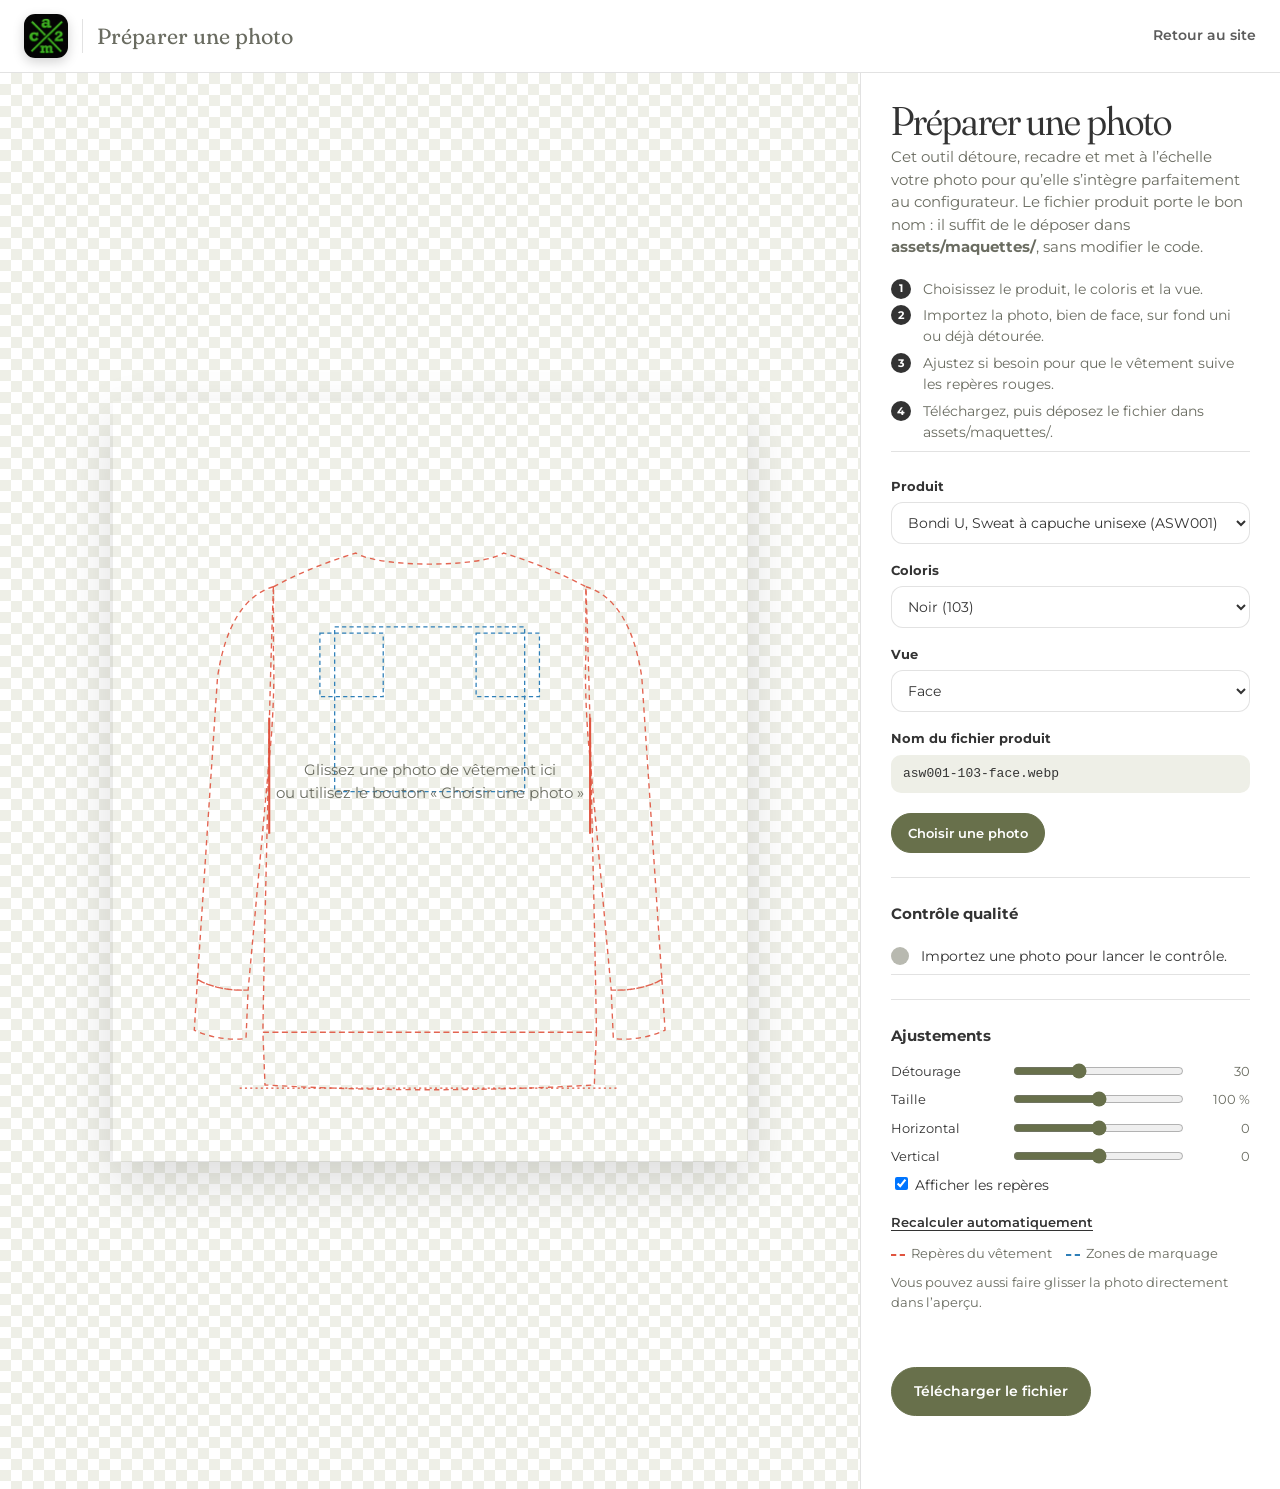
<file: outils/preparer-photo.html>
<!doctype html>
<html lang="fr">
<head>
<meta charset="utf-8">
<meta name="viewport" content="width=device-width, initial-scale=1, viewport-fit=cover">
<meta name="robots" content="noindex">
<title>Préparer une photo produit, ac2m Textile</title>
<link rel="icon" href="../assets/logo-ecusson.jpg">
<link rel="preconnect" href="https://fonts.googleapis.com">
<link rel="preconnect" href="https://fonts.gstatic.com" crossorigin>
<link href="https://fonts.googleapis.com/css2?family=Fraunces:opsz,wght,SOFT@9..144,300..600,50&family=Montserrat:wght@400;500;600;700;800&display=swap" rel="stylesheet">
<link rel="stylesheet" href="../css/style.css">
<style>
.tool{display:grid;grid-template-columns:minmax(0,1fr) 420px;gap:0;min-height:calc(100vh - 72px)}
.canvas-wrap{position:relative;background:repeating-conic-gradient(var(--surface) 0 25%,var(--bg) 0 50%) 0 0/22px 22px;display:grid;place-items:center;padding:28px;min-height:520px}
.canvas-wrap .frame{position:relative;width:min(100%,calc((100vh - 140px)*5/6));aspect-ratio:5/6;box-shadow:0 20px 50px rgba(0,0,0,.14);background:transparent;touch-action:none}
.canvas-wrap canvas,.canvas-wrap svg{position:absolute;inset:0;width:100%;height:100%;display:block}
.canvas-wrap canvas{cursor:grab}
.empty{position:absolute;inset:0;display:grid;place-items:center;text-align:center;padding:24px;color:var(--muted);font-size:15px;pointer-events:none}
.side{border-left:1px solid var(--line);padding:28px 30px 60px;overflow-y:auto}
.side h1{font-size:40px;margin:0 0 6px}
.side .intro{color:var(--muted);font-size:14.5px;margin:0 0 20px}
.field{margin:0 0 16px}
.field label{display:block;font-size:13px;font-weight:700;margin-bottom:6px}
.field select{width:100%;border:1px solid var(--line);background:var(--bg);border-radius:12px;padding:10px 12px;font-size:14px}
.filename{font-family:ui-monospace,Consolas,monospace;font-size:13px;background:var(--surface);border-radius:10px;padding:9px 12px;word-break:break-all}
.checks{list-style:none;padding:0;margin:0}
.checks li{display:grid;grid-template-columns:22px 1fr;gap:8px;font-size:13.5px;padding:7px 0;border-bottom:1px solid var(--line)}
.checks li .i{width:18px;height:18px;border-radius:50%;display:grid;place-items:center;font-size:11px;font-weight:800;color:#fff;margin-top:1px}
.ok .i{background:#68704B}.warn .i{background:#C98A2E}.ko .i{background:#B5473A}.wait .i{background:#B8B9B0}
.checks small{display:block;color:var(--muted);font-size:12.5px}
.sl{display:grid;grid-template-columns:110px 1fr 54px;align-items:center;gap:10px;font-size:13px;margin:8px 0}
.sl output{text-align:right;color:var(--muted)}
.actions{display:flex;gap:10px;flex-wrap:wrap;margin-top:18px}
.steps{counter-reset:s;list-style:none;padding:0;margin:0 0 8px;font-size:13.5px;color:var(--muted)}
.steps li{counter-increment:s;display:grid;grid-template-columns:24px 1fr;gap:8px;margin:6px 0}
.steps li::before{content:counter(s);width:20px;height:20px;border-radius:50%;background:var(--text);color:var(--bg);display:grid;place-items:center;font-size:11px;font-weight:700}
.legend{display:flex;gap:14px;flex-wrap:wrap;font-size:12.5px;color:var(--muted);margin-top:8px}
.legend span::before{content:"";display:inline-block;width:14px;height:0;border-top:2px dashed #E0543F;margin-right:6px;vertical-align:middle}
.legend span.z::before{border-top-color:#2E7FB8}
@media (max-width:960px){.tool{grid-template-columns:1fr}.side{border-left:0;border-top:1px solid var(--line)}}
</style>
</head>
<body>
<header class="top"><div class="wrap">
  <a class="brand" href="../index.html"><img src="../assets/logo-ecusson.jpg" alt="ac2m"><span>Préparer une photo</span></a>
  <nav class="nav"><a href="../index.html">Retour au site</a></nav>
</div></header>

<div class="tool">
  <div class="canvas-wrap" id="drop">
    <div class="frame" id="frame">
      <canvas id="cv" width="1200" height="1440"></canvas>
      <svg id="guides" viewBox="0 0 600 720" aria-hidden="true"></svg>
      <div class="empty" id="empty">Glissez une photo de vêtement ici<br>ou utilisez le bouton « Choisir une photo »</div>
    </div>
  </div>

  <div class="side">
    <h1 class="display">Préparer une photo</h1>
    <p class="intro">Cet outil détoure, recadre et met à l’échelle votre photo pour qu’elle s’intègre parfaitement au configurateur. Le fichier produit porte le bon nom : il suffit de le déposer dans <b>assets/maquettes/</b>, sans modifier le code.</p>
    <ol class="steps">
      <li>Choisissez le produit, le coloris et la vue.</li>
      <li>Importez la photo, bien de face, sur fond uni ou déjà détourée.</li>
      <li>Ajustez si besoin pour que le vêtement suive les repères rouges.</li>
      <li>Téléchargez, puis déposez le fichier dans assets/maquettes/.</li>
    </ol>

    <div class="block">
      <div class="field"><label for="prod">Produit</label><select id="prod"></select></div>
      <div class="field"><label for="col">Coloris</label><select id="col"></select></div>
      <div class="field"><label for="view">Vue</label><select id="view"><option value="face">Face</option><option value="dos">Dos</option></select></div>
      <div class="field"><label>Nom du fichier produit</label><div class="filename" id="fname"></div></div>
      <label class="btn solid small" style="margin-top:4px">Choisir une photo<input type="file" id="file" accept="image/*" class="sr"></label>
    </div>

    <div class="block">
      <h2>Contrôle qualité</h2>
      <ul class="checks" id="checks"></ul>
    </div>

    <div class="block">
      <h2>Ajustements</h2>
      <div class="sl"><span>Détourage</span><input type="range" id="tol" min="0" max="80" value="30"><output id="tolO">30</output></div>
      <div class="sl"><span>Taille</span><input type="range" id="scale" min="70" max="130" value="100"><output id="scaleO">100 %</output></div>
      <div class="sl"><span>Horizontal</span><input type="range" id="dx" min="-80" max="80" value="0"><output id="dxO">0</output></div>
      <div class="sl"><span>Vertical</span><input type="range" id="dy" min="-120" max="120" value="0"><output id="dyO">0</output></div>
      <div class="row" style="margin-top:6px"><label><input type="checkbox" id="showG" checked> Afficher les repères</label><button class="linkbtn" type="button" id="reset">Recalculer automatiquement</button></div>
      <div class="legend"><span>Repères du vêtement</span><span class="z">Zones de marquage</span></div>
      <p class="note">Vous pouvez aussi faire glisser la photo directement dans l’aperçu.</p>
    </div>

    <div class="actions">
      <button class="btn solid" type="button" id="dl" disabled>Télécharger le fichier</button>
    </div>
    <p class="note" id="dlInfo"></p>
  </div>
</div>
<div class="toast" id="toast" role="status" aria-live="polite"></div>

<script src="../js/data.js"></script>
<script>
(function(){
"use strict";
const DATA=window.AC2M_DATA, S=0.6, OUT_W=1200, OUT_H=1440, K=OUT_W/600; // 1 unité du configurateur = 2 px
const $=s=>document.querySelector(s);
// Repères identiques à ceux du configurateur (js/app.js)
const T={
  long:{body:"M152 176 C 178 162 204 152 230 144 C 252 158 348 158 370 144 C 396 152 422 162 448 176 C 450 230 452 300 453 360 C 455 450 457 530 458 598 L 142 598 C 143 530 145 450 147 360 C 148 300 150 230 152 176 Z M142 598 L458 598 L456 648 C 352 654 248 654 144 648 Z",
        sleeve:"M152 176 C 124 184 106 214 99 262 L 80 548 C 94 556 112 559 128 558 L 150 318 C 152 290 153 262 152 240 Z M80 548 C 94 556 112 559 128 558 L 126 604 C 110 606 92 603 77 596 Z", hem:651},
  short:{body:"M152 176 C 178 162 204 152 232 144 C 252 158 348 158 368 144 C 396 152 422 162 448 176 C 450 240 450 300 451 360 C 453 450 455 540 456 628 C 352 636 248 636 144 628 C 145 540 147 450 149 360 C 150 300 150 240 152 176 Z",
        sleeve:"M152 176 C 128 184 108 204 94 236 L 76 300 C 96 312 116 318 132 320 L 150 262 Z M76 300 C 96 312 116 318 132 320 L 129 333 C 112 331 92 325 71 313 Z", hem:634}
};
const TORSO_Y=[330,380], TORSO_L=148, TORSO_R=452; // largeur du torse dans le gabarit
const st={img:null,mask:null,src:null,bbox:null,auto:null,user:{s:1,dx:0,dy:0}};
const isLong=p=>p.type!=='tee'&&p.type!=='polo';
const prod=()=>DATA.products[+$('#prod').value];
function slug(s){return s.toLowerCase()}
function fname(){const p=prod();const c=p.colors[+$('#col').value];return `${slug(p.sku)}-${c[0]}-${$('#view').value}.webp`}
function toast(t){const e=$('#toast');e.textContent=t;e.classList.add('show');clearTimeout(e._t);e._t=setTimeout(()=>e.classList.remove('show'),2400)}

/* sélecteurs */
$('#prod').innerHTML=DATA.products.map((p,i)=>`<option value="${i}">${p.model}, ${p.sub} (${p.sku})</option>`).join('');
function fillColors(){const p=prod();$('#col').innerHTML=p.colors.map((c,i)=>`<option value="${i}">${c[1]} (${c[0]})</option>`).join('');}
fillColors();
['prod','col','view'].forEach(id=>$('#'+id).addEventListener('change',()=>{if(id==='prod')fillColors();$('#fname').textContent=fname();drawGuides();if(st.img){computeAuto();render()}}));
$('#fname').textContent=fname();

/* repères */
function zoneRect(p,pl,wmm,hmm){const hood=p.type==='hoodie';const top={pg:214,pd:214,face:hood?214:206,dos:hood?190:178}[pl];const cx={pg:374,pd:226,face:300,dos:300}[pl];let cy=top+hmm*S/2;if(pl==='pg'||pl==='pd')cy=Math.max(cy,top+36);return `<rect x="${cx-wmm*S/2}" y="${cy-hmm*S/2}" width="${wmm*S}" height="${hmm*S}" fill="none" stroke="#2E7FB8" stroke-width="1.2" stroke-dasharray="4 3"/>`}
function drawGuides(){
  const p=prod(), t=isLong(p)?T.long:T.short, back=$('#view').value==='dos';
  const g=$('#guides'); if(!$('#showG').checked){g.innerHTML='';return}
  const z=back?zoneRect(p,'dos',300,400):zoneRect(p,'face',300,260)+zoneRect(p,'pg',100,100)+zoneRect(p,'pd',100,100);
  g.innerHTML=`<g fill="none" stroke="#E0543F" stroke-width="1.3" stroke-dasharray="5 4" opacity=".9"><path d="${t.body}"/><path d="${t.sleeve}"/><path d="${t.sleeve}" transform="matrix(-1 0 0 1 600 0)"/></g>
    <line x1="${TORSO_L}" y1="300" x2="${TORSO_L}" y2="410" stroke="#E0543F" stroke-width="2"/><line x1="${TORSO_R}" y1="300" x2="${TORSO_R}" y2="410" stroke="#E0543F" stroke-width="2"/>
    <line x1="120" y1="${t.hem}" x2="480" y2="${t.hem}" stroke="#E0543F" stroke-width="1" stroke-dasharray="2 3"/>${z}`;
}
drawGuides();
$('#showG').addEventListener('change',drawGuides);

/* import */
const load=f=>{if(!f||!/^image\//.test(f.type)){toast('Choisissez une image (JPG, PNG ou WEBP)');return}
  const r=new FileReader();r.onload=()=>{const im=new Image();im.onload=()=>{st.img=im;prepare();};im.onerror=()=>toast('Image illisible');im.src=r.result};r.readAsDataURL(f)};
$('#file').addEventListener('change',e=>{load(e.target.files[0]);e.target.value=''});
const drop=$('#drop');
drop.addEventListener('dragover',e=>{e.preventDefault()});
drop.addEventListener('drop',e=>{e.preventDefault();load(e.dataTransfer.files[0])});

/* détourage : remplissage depuis les bords sur fond uni */
function prepare(){
  const im=st.img, max=2400, k=Math.min(1,max/Math.max(im.naturalWidth,im.naturalHeight));
  const w=Math.round(im.naturalWidth*k), h=Math.round(im.naturalHeight*k);
  const c=document.createElement('canvas');c.width=w;c.height=h;const x=c.getContext('2d',{willReadFrequently:true});x.drawImage(im,0,0,w,h);
  st.src={c,w,h,data:x.getImageData(0,0,w,h)};
  cutout(); computeAuto(); render();
  $('#empty').style.display='none'; $('#dl').disabled=false;
}
function cutout(){
  const {w,h,data}=st.src, d=data.data, tol=+$('#tol').value;
  let transparent=0; for(let i=3;i<d.length;i+=4*7) if(d[i]<200) transparent++;
  const hasAlpha=transparent>d.length/28*0.02;
  const alpha=new Uint8ClampedArray(w*h);
  if(hasAlpha||tol===0){for(let i=0;i<w*h;i++)alpha[i]=d[i*4+3]}
  else{
    // couleur de fond = moyenne des bords
    let r=0,g=0,b=0,n=0;const add=i=>{r+=d[i*4];g+=d[i*4+1];b+=d[i*4+2];n++};
    for(let X=0;X<w;X+=3){add(X);add((h-1)*w+X)}for(let Y=0;Y<h;Y+=3){add(Y*w);add(Y*w+w-1)}
    r/=n;g/=n;b/=n;
    const dist=i=>Math.max(Math.abs(d[i*4]-r),Math.abs(d[i*4+1]-g),Math.abs(d[i*4+2]-b));
    const bg=new Uint8Array(w*h), stack=[];
    const push=i=>{if(!bg[i]&&dist(i)<=tol){bg[i]=1;stack.push(i)}};
    for(let X=0;X<w;X++){push(X);push((h-1)*w+X)}for(let Y=0;Y<h;Y++){push(Y*w);push(Y*w+w-1)}
    while(stack.length){const i=stack.pop(),X=i%w;if(X>0)push(i-1);if(X<w-1)push(i+1);if(i>=w)push(i-w);if(i<w*(h-1))push(i+w)}
    for(let i=0;i<w*h;i++)alpha[i]=bg[i]?0:255;
    // adoucissement du contour (anticrénelage)
    const out=new Uint8ClampedArray(alpha);
    for(let Y=1;Y<h-1;Y++)for(let X=1;X<w-1;X++){const i=Y*w+X;if(alpha[i]&&(!alpha[i-1]||!alpha[i+1]||!alpha[i-w]||!alpha[i+w])){const t=Math.min(1,dist(i)/(tol*2.2+1));out[i]=Math.round(255*t)}}
    alpha.set(out);
  }
  st.hasAlpha=hasAlpha;
  const mc=document.createElement('canvas');mc.width=w;mc.height=h;const mx=mc.getContext('2d');const md=mx.createImageData(w,h);
  for(let i=0;i<w*h;i++){md.data[i*4]=d[i*4];md.data[i*4+1]=d[i*4+1];md.data[i*4+2]=d[i*4+2];md.data[i*4+3]=Math.min(d[i*4+3],alpha[i])}
  mx.putImageData(md,0,0); st.mask=mc; st.alpha=alpha;
  // boîte englobante
  let x0=w,y0=h,x1=-1,y1=-1;for(let Y=0;Y<h;Y+=2)for(let X=0;X<w;X+=2){if(alpha[Y*w+X]>128){if(X<x0)x0=X;if(X>x1)x1=X;if(Y<y0)y0=Y;if(Y>y1)y1=Y}}
  st.bbox=x1<0?{x0:0,y0:0,x1:w-1,y1:h-1}:{x0,y0,x1,y1};
  st.bgRatio=alpha.reduce((s,v)=>s+(v<128?1:0),0)/(w*h);
}
/* mise à l'échelle automatique : largeur du torse */
function computeAuto(){
  if(!st.src)return; const {w}=st.src, a=st.alpha, b=st.bbox, H=b.y1-b.y0, cx0=Math.round((b.x0+b.x1)/2);
  const widths=[], centers=[];
  for(let f=.42;f<=.6;f+=.02){const Y=Math.round(b.y0+H*f);let L=cx0,R=cx0;if(a[Y*w+cx0]<128)continue;while(L>0&&a[Y*w+L-1]>=128)L--;while(R<w-1&&a[Y*w+R+1]>=128)R++;widths.push(R-L);centers.push((L+R)/2)}
  widths.sort((x,y)=>x-y); const med=widths.length?widths[Math.floor(widths.length/2)]:0;
  const full=b.x1-b.x0;
  let torso=med, merged=false;
  if(!med||med>full*.8){torso=full*.68;merged=true} // manches collées au corps
  const cx=centers.length?centers.reduce((s,v)=>s+v,0)/centers.length:cx0;
  const scale=((TORSO_R-TORSO_L)*K)/torso;
  const hem=(isLong(prod())?T.long:T.short).hem*K;
  st.auto={scale,tx:OUT_W/2-cx*scale,ty:hem-b.y1*scale,torso,merged};
  st.user={s:1,dx:0,dy:0}; syncSliders();
}
function syncSliders(){$('#scale').value=Math.round(st.user.s*100);$('#scaleO').textContent=Math.round(st.user.s*100)+' %';$('#dx').value=Math.round(st.user.dx/K);$('#dxO').textContent=Math.round(st.user.dx/K);$('#dy').value=Math.round(st.user.dy/K);$('#dyO').textContent=Math.round(st.user.dy/K)}
function placement(){const a=st.auto,u=st.user,s=a.scale*u.s;const b=st.bbox;const cxs=(OUT_W/2-a.tx)/a.scale;return{s,tx:OUT_W/2-cxs*s+u.dx,ty:(a.ty+b.y1*a.scale)-b.y1*s+u.dy}}
function render(){
  const cv=$('#cv'),x=cv.getContext('2d');x.clearRect(0,0,OUT_W,OUT_H);if(!st.mask){checks();return}
  const P=placement();x.imageSmoothingQuality='high';x.drawImage(st.mask,P.tx,P.ty,st.src.w*P.s,st.src.h*P.s);
  checks();
}
/* contrôle qualité */
function checks(){
  const L=[];const add=(k,t,s)=>L.push(`<li class="${k}"><span class="i">${k==='ok'?'✓':k==='wait'?'':'!'}</span><span>${t}${s?`<small>${s}</small>`:''}</span></li>`);
  if(!st.src){add('wait','Importez une photo pour lancer le contrôle.');$('#checks').innerHTML=L.join('');return}
  const {w,h}=st.src,b=st.bbox,P=placement();
  if(st.hasAlpha)add('ok','Photo déjà détourée');else if(st.bgRatio>.2)add('ok','Fond retiré','Si des morceaux du vêtement disparaissent, baissez le réglage « Détourage ».');else add('ko','Fond non reconnu','Utilisez une photo sur fond uni blanc ou gris clair, ou une photo déjà détourée (PNG).');
  const touch=b.x0<=2||b.y0<=2||b.x1>=w-3||b.y1>=h-3;
  add(touch?'ko':'ok',touch?'Vêtement coupé par le bord de la photo':'Vêtement entier dans la photo',touch?'Reprenez la photo avec un peu de marge tout autour.':'');
  const torsoOut=st.auto.torso*P.s;
  const sharp=st.auto.torso>=(TORSO_R-TORSO_L)*K*.9;
  add(sharp?'ok':'warn',sharp?'Résolution suffisante':'Photo un peu petite',sharp?'':`Le torse mesure ${Math.round(st.auto.torso)} px dans la photo d’origine. Visez au moins ${Math.round((TORSO_R-TORSO_L)*K)} px pour un rendu net.`);
  add(st.auto.merged?'warn':'ok',st.auto.merged?'Manches collées au corps':'Échelle calculée sur la largeur du torse',st.auto.merged?'La taille est estimée. Vérifiez que les côtés du torse suivent les deux traits rouges verticaux, et ajustez la taille si besoin.':`Torse cadré à ${Math.round(torsoOut)} px, comme le gabarit du configurateur.`);
  const out=P.tx<0||P.ty<0||P.tx+w*P.s>OUT_W||P.ty+h*P.s>OUT_H;
  const bb={x0:P.tx+b.x0*P.s,y0:P.ty+b.y0*P.s,x1:P.tx+b.x1*P.s,y1:P.ty+b.y1*P.s};
  const cut=bb.x0<0||bb.y0<0||bb.x1>OUT_W||bb.y1>OUT_H;
  add(cut?'warn':'ok',cut?'Une partie du vêtement dépasse du cadre':'Vêtement bien dans le cadre',cut?'Réduisez légèrement la taille ou ajustez la position.':'');
  $('#checks').innerHTML=L.join('');
}
checks();

/* réglages */
$('#tol').addEventListener('input',e=>{$('#tolO').textContent=e.target.value});
$('#tol').addEventListener('change',()=>{if(!st.src)return;const u={...st.user};cutout();computeAuto();st.user=u;syncSliders();render()});
$('#scale').addEventListener('input',e=>{st.user.s=+e.target.value/100;syncSliders();render()});
$('#dx').addEventListener('input',e=>{st.user.dx=+e.target.value*K;syncSliders();render()});
$('#dy').addEventListener('input',e=>{st.user.dy=+e.target.value*K;syncSliders();render()});
$('#reset').addEventListener('click',()=>{if(!st.src)return;computeAuto();render()});
// glisser la photo dans l'aperçu
let drag=null;const cv=$('#cv');
cv.addEventListener('pointerdown',e=>{if(!st.src)return;drag={x:e.clientX,y:e.clientY,dx:st.user.dx,dy:st.user.dy};cv.setPointerCapture(e.pointerId)});
cv.addEventListener('pointermove',e=>{if(!drag)return;const r=cv.getBoundingClientRect(),k=OUT_W/r.width;st.user.dx=drag.dx+(e.clientX-drag.x)*k;st.user.dy=drag.dy+(e.clientY-drag.y)*k;syncSliders();render()});
cv.addEventListener('pointerup',()=>drag=null);cv.addEventListener('pointercancel',()=>drag=null);

/* export */
$('#dl').addEventListener('click',async()=>{
  const cv=$('#cv');let q=.92,blob=null;
  for(let i=0;i<6;i++){blob=await new Promise(r=>cv.toBlob(r,'image/webp',q));if(!blob)break;if(blob.size<=500*1024)break;q-=.08}
  if(!blob||blob.type!=='image/webp'){blob=await new Promise(r=>cv.toBlob(r,'image/png'))}
  const name=blob.type==='image/png'?fname().replace('.webp','.png'):fname();
  const a=document.createElement('a');a.href=URL.createObjectURL(blob);a.download=name;document.body.appendChild(a);a.click();a.remove();setTimeout(()=>URL.revokeObjectURL(a.href),4000);
  $('#dlInfo').innerHTML=`Fichier <b>${name}</b> téléchargé (${Math.round(blob.size/1024)} Ko). Déposez-le dans <b>assets/maquettes/</b> : il s’affichera automatiquement pour ce coloris dans le configurateur.`;
});
})();
</script>
</body>
</html>
</file>
<file: css/style.css>
:root{
  --kaki:#68704B; --kaki-deep:#3E4330; --kaki-soft:#A7AE86; --brun:#9A8A76; --ink:#333333; --white:#FFFFFF;
  --bg:#FFFFFF; --surface:#EEEFE7; --surface-2:#E3E5DA; --text:#333333; --muted:#6A6C61; --line:rgba(51,51,51,.14);
  --accent:#68704B; --accent-text:#FFFFFF; --focus:#9A8A76;
  --stage-a:#F4F5EF; --stage-b:#E2E4D8;
  --display:"Fraunces", "Iowan Old Style", "Palatino Linotype", Georgia, serif;
  --sans:"Montserrat", "Helvetica Neue", Helvetica, Arial, sans-serif;
  box-sizing:border-box;
  padding-top:env(safe-area-inset-top,0px);
  padding-bottom:env(safe-area-inset-bottom,0px);
  color-scheme:light;
}
@media (prefers-color-scheme: dark){
  :root:not([data-theme="light"]){
    --bg:#1C1E16; --surface:#262920; --surface-2:#30332A; --text:#ECEDE5; --muted:#A4A697; --line:rgba(236,237,229,.14);
    --accent:#A7AE86; --accent-text:#1C1E16; --stage-a:#2E3127; --stage-b:#1F2119; color-scheme:dark;
  }
}
:root[data-theme="dark"]{
  --bg:#1C1E16; --surface:#262920; --surface-2:#30332A; --text:#ECEDE5; --muted:#A4A697; --line:rgba(236,237,229,.14);
  --accent:#A7AE86; --accent-text:#1C1E16; --stage-a:#2E3127; --stage-b:#1F2119; color-scheme:dark;
}
*,*::before,*::after{box-sizing:inherit}
html{scroll-padding-top:calc(env(safe-area-inset-top,0px) + 80px);scroll-behavior:smooth}
body{margin:0;background:var(--bg);color:var(--text);font-family:var(--sans);font-size:16px;line-height:1.55;-webkit-font-smoothing:antialiased}
img,svg{max-width:100%}
button,input,select{font:inherit;color:inherit}
button{cursor:pointer}
a{color:inherit}
:focus-visible{outline:2px solid var(--focus);outline-offset:3px;border-radius:6px}
.wrap{width:min(1320px,100% - 48px);margin-inline:auto}
.display{font-family:var(--display);font-variation-settings:"opsz" 144,"SOFT" 50;font-weight:360;letter-spacing:-.022em;line-height:.98}

/* Header */
.top{position:sticky;top:env(safe-area-inset-top,0px);z-index:20;background:color-mix(in srgb,var(--bg) 88%,transparent);backdrop-filter:saturate(1.2) blur(12px);-webkit-backdrop-filter:blur(12px);border-bottom:1px solid var(--line)}
.top .wrap{display:flex;align-items:center;justify-content:space-between;height:72px;gap:24px}
.brand{display:flex;align-items:center;gap:14px;text-decoration:none}
.brand img{height:44px;width:44px;display:block;border-radius:11px;box-shadow:0 4px 12px rgba(0,0,0,.18)}
.brand span{font-family:var(--display);font-size:22px;font-variation-settings:"opsz" 48,"SOFT" 50;color:var(--muted);padding-left:14px;border-left:1px solid var(--line)}
.nav{display:flex;align-items:center;gap:28px;font-size:14px;font-weight:600}
.nav a{text-decoration:none;color:var(--text);opacity:.8}
.nav a:hover{opacity:1}
.btn{display:inline-flex;align-items:center;justify-content:center;gap:10px;border-radius:999px;border:1.5px solid var(--text);background:transparent;padding:13px 22px;font-weight:600;font-size:14px;text-decoration:none;transition:background .2s,color .2s,transform .2s}
.btn:hover{background:var(--text);color:var(--bg)}
.btn.solid{background:var(--kaki);border-color:var(--kaki);color:#fff}
.btn.solid:hover{background:var(--kaki-deep);border-color:var(--kaki-deep)}
.btn.small{padding:9px 16px;font-size:13px}
@media (max-width:760px){.nav a:not(.btn){display:none}.brand span{display:none}}

/* Hero */
.hero{position:relative;padding:72px 0 96px;overflow:hidden}
.hero .wrap{display:grid;grid-template-columns:minmax(0,5fr) minmax(0,6fr);gap:56px;align-items:center}
.hero h1{font-size:clamp(52px,7.4vw,112px);margin:0 0 28px}
.hero h1 em{font-style:italic;font-weight:320;color:var(--kaki)}
@media (prefers-color-scheme: dark){:root:not([data-theme="light"]) .hero h1 em{color:var(--kaki-soft)}}
:root[data-theme="dark"] .hero h1 em{color:var(--kaki-soft)}
.hero p.lead{font-size:18px;max-width:34ch;color:var(--muted);margin:0 0 36px}
.hero .ctas{display:flex;gap:12px;flex-wrap:wrap}
.thread{position:absolute;left:0;right:0;bottom:-30px;height:200px;pointer-events:none;z-index:0}
.thread path{stroke:var(--brun);stroke-width:2.4;fill:none;stroke-linecap:round;stroke-dasharray:14 11;opacity:.7}
.hero .wrap>*{position:relative;z-index:1}
.loupe-card{position:relative;border-radius:32px;overflow:hidden;aspect-ratio:1/1.02;background:var(--kaki);box-shadow:0 40px 80px -40px rgba(40,44,28,.55);touch-action:pan-y;cursor:none}
.loupe-card svg{position:absolute;inset:0;width:100%;height:100%;display:block}
.loupe-ring{position:absolute;width:230px;height:230px;border-radius:50%;border:2px solid rgba(255,255,255,.9);box-shadow:0 18px 40px rgba(0,0,0,.35), inset 0 0 0 6px rgba(255,255,255,.12);pointer-events:none;transform:translate(-50%,-50%)}
.loupe-tag{position:absolute;pointer-events:none;background:#fff;color:#333;border-radius:999px;padding:7px 14px;font-size:12.5px;font-weight:600;white-space:nowrap;transform:translate(-50%,0);box-shadow:0 8px 20px rgba(0,0,0,.2)}
.fabric-tabs{position:absolute;left:18px;right:18px;bottom:18px;display:flex;gap:6px;background:rgba(30,33,22,.55);backdrop-filter:blur(10px);-webkit-backdrop-filter:blur(10px);padding:6px;border-radius:999px;z-index:3;cursor:default}
.fabric-tabs button{flex:1;border:0;background:transparent;color:#fff;border-radius:999px;padding:10px 8px;font-size:13px;font-weight:600;line-height:1.2}
.fabric-tabs button small{display:block;font-weight:500;opacity:.75;font-size:11.5px}
.fabric-tabs button[aria-pressed="true"]{background:#fff;color:#333}
.loupe-hint{position:absolute;top:20px;left:22px;color:#fff;font-size:13px;opacity:.85;z-index:3;pointer-events:none}
@media (max-width:960px){.hero .wrap{grid-template-columns:1fr}.hero{padding-top:40px}.thread{display:none}}

/* Sections */
section{padding:88px 0}
.sec-head{display:flex;align-items:flex-end;justify-content:space-between;gap:24px;flex-wrap:wrap;margin-bottom:40px}
.sec-head h2{font-size:clamp(40px,5vw,68px);margin:0}
.sec-head p{max-width:46ch;color:var(--muted);margin:0}
.chips{display:flex;gap:8px;flex-wrap:wrap}
.chip{border:1px solid var(--line);background:transparent;border-radius:999px;padding:9px 16px;font-size:13.5px;font-weight:600}
.chip span{color:var(--muted);font-weight:500;margin-left:4px}
.chip[aria-pressed="true"]{background:var(--text);color:var(--bg);border-color:var(--text)}
.chip[aria-pressed="true"] span{color:inherit;opacity:.7}

.grid{display:grid;grid-template-columns:repeat(4,minmax(0,1fr));gap:28px 22px}
@media (max-width:1100px){.grid{grid-template-columns:repeat(3,minmax(0,1fr))}}
@media (max-width:760px){.grid{grid-template-columns:repeat(2,minmax(0,1fr));gap:22px 14px}}
.card{display:block;text-align:left;border:0;background:none;padding:0;width:100%}
.card .shot{position:relative;border-radius:20px;background:radial-gradient(120% 90% at 50% 20%,var(--stage-a),var(--stage-b));aspect-ratio:4/4.6;overflow:hidden}
.card .shot svg{position:absolute;inset:6% 4% 2%;width:92%;height:92%;transition:transform .5s cubic-bezier(.2,.7,.2,1)}
.card:hover .shot svg{transform:scale(1.04)}
.card .pt{position:absolute;top:12px;left:12px;background:var(--bg);color:var(--text);font-size:11.5px;font-weight:600;border-radius:999px;padding:5px 10px}
.card .gsm{position:absolute;top:12px;right:12px;font-family:var(--display);font-size:15px;color:var(--muted)}
.card h3{font-family:var(--display);font-weight:400;font-variation-settings:"opsz" 36,"SOFT" 50;font-size:25px;margin:14px 0 2px;letter-spacing:-.01em}
.card .sub{color:var(--muted);font-size:14px;margin:0 0 10px}
.dots{display:flex;gap:6px;flex-wrap:wrap}
.dot{width:16px;height:16px;border-radius:50%;border:1px solid rgba(0,0,0,.14);padding:0}
.dot:hover,.dot:focus-visible{transform:scale(1.2)}

/* Grammage band */
.band{background:var(--kaki-deep);color:#EEEFE7}
.band .sec-head p{color:rgba(238,239,231,.72)}
.gauge{position:relative;height:250px;margin-top:10px}
.gauge .axis{position:absolute;left:0;right:0;bottom:44px;height:2px;background:rgba(238,239,231,.3)}
.gauge .tick{position:absolute;bottom:18px;transform:translateX(-50%);font-size:12.5px;color:rgba(238,239,231,.6)}
.gauge .tick::before{content:"";position:absolute;left:50%;bottom:22px;width:1px;height:10px;background:rgba(238,239,231,.35)}
.gauge .stack{position:absolute;bottom:56px;transform:translateX(-50%);display:flex;flex-direction:column-reverse;gap:6px;align-items:center}
.gauge .stack button{border:1px solid rgba(238,239,231,.35);background:transparent;color:#EEEFE7;border-radius:999px;padding:5px 11px;font-size:12.5px;font-weight:600;white-space:nowrap}
.gauge .stack button:hover{background:#EEEFE7;color:var(--kaki-deep)}
.gauge .cap{position:absolute;bottom:56px;transform:translateX(-50%) translateY(-100%);}
.facts{display:grid;grid-template-columns:repeat(3,minmax(0,1fr));gap:40px;margin-top:64px;border-top:1px solid rgba(238,239,231,.2);padding-top:36px}
.facts h3{font-family:var(--display);font-weight:400;font-size:30px;margin:0 0 8px;font-variation-settings:"opsz" 48,"SOFT" 50}
.facts p{margin:0;color:rgba(238,239,231,.72);max-width:36ch}
@media (max-width:760px){.facts{grid-template-columns:1fr;gap:28px}.gauge{overflow-x:auto;height:300px}.gauge-inner{min-width:760px;position:relative;height:100%}}
.gauge-inner{position:relative;height:100%}

footer{padding:64px 0 48px;border-top:1px solid var(--line)}
footer .wrap{display:flex;justify-content:space-between;gap:32px;flex-wrap:wrap;align-items:flex-end}
footer img{height:84px;width:84px;display:block;margin-bottom:16px;border-radius:18px;box-shadow:0 10px 24px rgba(0,0,0,.2)}
footer p{margin:0;color:var(--muted);font-size:14px}

/* Product view */
.pv{position:fixed;inset:0;z-index:50;background:var(--bg);display:flex;flex-direction:column;transform:translateX(100%);visibility:hidden;transition:transform .55s cubic-bezier(.2,.75,.15,1),visibility 0s linear .55s;padding-top:env(safe-area-inset-top,0px);padding-bottom:env(safe-area-inset-bottom,0px)}
.pv:focus{outline:none}.pv.open{transform:none;visibility:visible;transition:transform .55s cubic-bezier(.2,.75,.15,1),visibility 0s}
.pv-bar{display:flex;align-items:center;justify-content:space-between;gap:16px;height:64px;padding:0 24px;border-bottom:1px solid var(--line);flex-shrink:0}
.pv-bar .back{border:0;background:none;display:flex;align-items:center;gap:10px;font-weight:600;font-size:14px;padding:8px 0}
.pv-bar .crumb{font-family:var(--display);font-size:20px;color:var(--muted);font-variation-settings:"opsz" 36,"SOFT" 50}
.pv-body{flex:1;min-height:0;display:grid;grid-template-columns:minmax(0,1.25fr) minmax(380px,1fr)}
.stage{position:relative;background:radial-gradient(110% 80% at 50% 25%,var(--stage-a),var(--stage-b));overflow:hidden;min-height:0}
.stage svg.main{position:absolute;inset:0;width:100%;height:100%;display:block;touch-action:none}
.stage .flip{transform-origin:center;transform-box:fill-box}
.stage-ui{position:absolute;left:0;right:0;top:0;display:flex;justify-content:space-between;align-items:center;padding:18px;gap:12px;pointer-events:none}
.stage-ui>*{pointer-events:auto}
.seg{display:inline-flex;background:var(--bg);border-radius:999px;padding:4px;box-shadow:0 6px 20px rgba(0,0,0,.08)}
.seg button{border:0;background:transparent;border-radius:999px;padding:8px 16px;font-size:13px;font-weight:600}
.seg button[aria-pressed="true"]{background:var(--text);color:var(--bg)}
.zone-chip{position:absolute;left:18px;bottom:18px;right:18px;display:flex;justify-content:space-between;align-items:flex-end;gap:12px;pointer-events:none}
.zone-chip .lbl{background:var(--bg);border-radius:14px;padding:10px 14px;font-size:13px;box-shadow:0 6px 20px rgba(0,0,0,.08);max-width:70%}
.zone-chip .lbl b{display:block;font-size:14px}
.zone-chip .hint{font-size:12.5px;color:var(--muted);text-align:right;max-width:30ch}
.icon-btn{border:0;background:var(--bg);border-radius:999px;padding:9px 14px;font-size:13px;font-weight:600;box-shadow:0 6px 20px rgba(0,0,0,.08)}
.panel{overflow-y:auto;padding:36px 40px 80px;border-left:1px solid var(--line)}
.panel h1{font-size:clamp(44px,4.4vw,64px);margin:0}
.panel .sub{font-size:17px;color:var(--muted);margin:8px 0 18px}
.facts-row{display:flex;flex-wrap:wrap;gap:8px;margin-bottom:26px}
.fact{background:var(--surface);border-radius:999px;padding:7px 13px;font-size:13px;font-weight:500}
.fact.pt{background:var(--kaki);color:#fff}
.block{border-top:1px solid var(--line);padding:24px 0}
.block h2{font-size:15px;font-weight:700;margin:0 0 14px;display:flex;align-items:center;gap:12px}
.block h2 .n{width:26px;height:26px;border-radius:50%;background:var(--text);color:var(--bg);display:inline-grid;place-items:center;font-size:12.5px}
.block h2 .aside{margin-left:auto;font-weight:500;color:var(--muted);font-size:13px}
.swatches{display:flex;flex-wrap:wrap;gap:10px}
.sw{width:36px;height:36px;border-radius:50%;border:1px solid rgba(0,0,0,.16);padding:0;position:relative}
.sw[aria-pressed="true"]{box-shadow:0 0 0 3px var(--bg),0 0 0 5px var(--text)}
details.more summary{cursor:pointer;font-weight:600;font-size:14px}
details.more ul{margin:12px 0 0;padding-left:18px;color:var(--muted);font-size:14px}
.places{display:grid;grid-template-columns:repeat(3,minmax(0,1fr));gap:8px}
.place{border:1px solid var(--line);background:transparent;border-radius:16px;padding:10px 8px 10px;display:flex;flex-direction:column;align-items:center;gap:4px;font-size:12.5px;font-weight:600;position:relative;transition:border-color .2s,background .2s}
.place svg{width:54px;height:60px}
.place[aria-pressed="true"]{border-color:var(--text);background:var(--surface)}
.place .ok{position:absolute;top:7px;right:8px;width:9px;height:9px;border-radius:50%;background:var(--kaki)}
.toggle{display:inline-flex;align-items:center;gap:8px;font-size:13px;font-weight:600;color:var(--muted)}
.toggle button{width:42px;height:24px;border-radius:999px;border:0;background:var(--surface-2);position:relative;padding:0}
.toggle button::after{content:"";position:absolute;top:3px;left:3px;width:18px;height:18px;border-radius:50%;background:var(--bg);box-shadow:0 1px 3px rgba(0,0,0,.25);transition:transform .25s}
.toggle button[aria-checked="true"]{background:var(--kaki)}
.toggle button[aria-checked="true"]::after{transform:translateX(18px)}
.fam{margin:14px 0 6px;font-size:12.5px;font-weight:700;color:var(--muted)}
.tech{display:grid;grid-template-columns:18px 1fr auto;gap:12px;align-items:center;padding:11px 12px;border-radius:12px;cursor:pointer;transition:background .15s}
.tech:hover{background:var(--surface)}
.tech input{accent-color:var(--kaki);width:16px;height:16px;margin:0}
.tech .nm{font-weight:600;font-size:14px}
.tech .fmt{font-size:11px;font-weight:700;border:1px solid var(--line);border-radius:999px;padding:1px 7px;margin-left:6px;color:var(--muted);vertical-align:1px}
.tech .dm{font-size:12.5px;color:var(--muted);text-align:right;line-height:1.35}
.tech.on{background:var(--surface)}
.tdesc{font-size:13.5px;color:var(--muted);background:var(--surface);border-radius:14px;padding:12px 14px;margin-top:10px}
.drop{display:flex;gap:14px;align-items:center;border:1.5px dashed var(--line);border-radius:16px;padding:12px;cursor:pointer;transition:border-color .2s,background .2s}
.drop:hover,.drop.over{border-color:var(--kaki);background:var(--surface)}
.drop .th{width:64px;height:64px;border-radius:12px;background:repeating-conic-gradient(var(--surface) 0 25%,var(--bg) 0 50%) 0 0/12px 12px;display:grid;place-items:center;overflow:hidden;flex-shrink:0}
.drop .th img{max-width:56px;max-height:56px}
.drop b{display:block;font-size:14px}
.drop small{color:var(--muted);font-size:12.5px}
.row{display:flex;align-items:center;gap:12px;flex-wrap:wrap;margin-top:14px}
.row label{font-size:13.5px}
.inkc{display:flex;gap:8px}
.inkc button{width:28px;height:28px;border-radius:50%;border:1px solid rgba(0,0,0,.2);padding:0}
.inkc button[aria-pressed="true"]{box-shadow:0 0 0 2px var(--bg),0 0 0 4px var(--text)}
input[type=range]{accent-color:var(--kaki);flex:1;min-width:140px}
.mm{font-size:13px;color:var(--muted);min-width:150px}
.linkbtn{border:0;background:none;font-weight:600;font-size:13px;text-decoration:underline;text-underline-offset:3px;padding:4px 0}
.note{font-size:12.5px;color:var(--muted);margin-top:10px}
.recap{background:var(--surface);border-radius:22px;padding:22px}
.recap ul{list-style:none;margin:0 0 16px;padding:0}
.recap li{display:flex;justify-content:space-between;gap:12px;padding:10px 0;border-bottom:1px solid var(--line);font-size:14px}
.recap li button{border:0;background:none;color:var(--muted);font-size:12.5px;text-decoration:underline}
.sizes{display:grid;grid-template-columns:repeat(auto-fill,minmax(64px,1fr));gap:8px;margin:12px 0 16px}
.sizes label{display:flex;flex-direction:column;align-items:center;gap:4px;font-size:12.5px;font-weight:700}
.sizes input{width:100%;text-align:center;border:1px solid var(--line);background:var(--bg);border-radius:10px;padding:8px 4px}
.total{display:flex;justify-content:space-between;align-items:center;gap:12px;flex-wrap:wrap}
.toast{position:fixed;left:50%;bottom:calc(24px + env(safe-area-inset-bottom,0px));transform:translate(-50%,20px);opacity:0;background:var(--text);color:var(--bg);padding:12px 20px;border-radius:999px;font-weight:600;font-size:14px;z-index:80;transition:.3s;pointer-events:none}
.toast.show{opacity:1;transform:translate(-50%,0)}
@media (max-width:960px){
  .pv-body{grid-template-columns:1fr;overflow-y:auto;display:block}
  .stage{position:sticky;top:0;height:48vh;z-index:2}
  .panel{border-left:0;padding:26px 20px 80px;overflow:visible}
  .pv-bar{padding:0 16px}.pv-bar .crumb{display:none}
  .zone-chip{left:10px;right:10px;bottom:10px}.zone-chip .hint{display:none}.zone-chip .lbl{max-width:100%;font-size:12px;padding:8px 11px;border-radius:12px}.zone-chip .lbl b{font-size:12.5px}.stage-ui{padding:10px}
}
@media (prefers-reduced-motion: reduce){*{transition:none!important;animation:none!important;scroll-behavior:auto!important}}
.sr{position:absolute;width:1px;height:1px;overflow:hidden;clip:rect(0 0 0 0);white-space:nowrap}

/* Photos réelles (optionnelles) */
.card .shot img.photo{position:absolute;inset:0;width:100%;height:100%;object-fit:cover;transition:transform .5s cubic-bezier(.2,.7,.2,1)}
.card:hover .shot img.photo{transform:scale(1.04)}

/* Engagement matières */
.eco-pill{position:absolute;left:12px;bottom:12px;display:inline-flex;align-items:center;gap:6px;background:rgba(255,255,255,.92);color:#3E4330;font-size:11.5px;font-weight:700;border-radius:999px;padding:5px 11px 5px 7px;box-shadow:0 4px 12px rgba(0,0,0,.08)}
.card .shot .eco-pill svg.leaf{position:static;inset:auto;width:15px;height:15px;color:#68704B;transform:none;flex-shrink:0}
.eco{display:grid;grid-template-columns:44px 1fr;gap:14px;background:var(--surface);border-radius:18px;padding:16px 18px;margin:0 0 22px}
.eco .ic{width:44px;height:44px;border-radius:50%;background:var(--kaki);color:#fff;display:grid;place-items:center}
.eco .ic .leaf{width:22px;height:22px}
.eco .ic .leaf .v{stroke:var(--kaki)}
.eco b{display:block;font-size:14.5px;margin-bottom:4px}
.eco p{margin:0;font-size:13.5px;color:var(--muted);line-height:1.5}
.eco .tags{display:flex;flex-wrap:wrap;gap:6px;margin-top:10px}
.eco .tags span{font-size:12px;font-weight:600;border:1px solid var(--line);border-radius:999px;padding:3px 10px;background:var(--bg)}

/* Photos préparées avec l'outil (détourées) dans la collection */
.card .shot img.photo.mock{inset:5% 6% 2%;width:88%;height:93%;object-fit:contain;filter:drop-shadow(0 14px 18px rgba(27,29,18,.18))}
</file>
